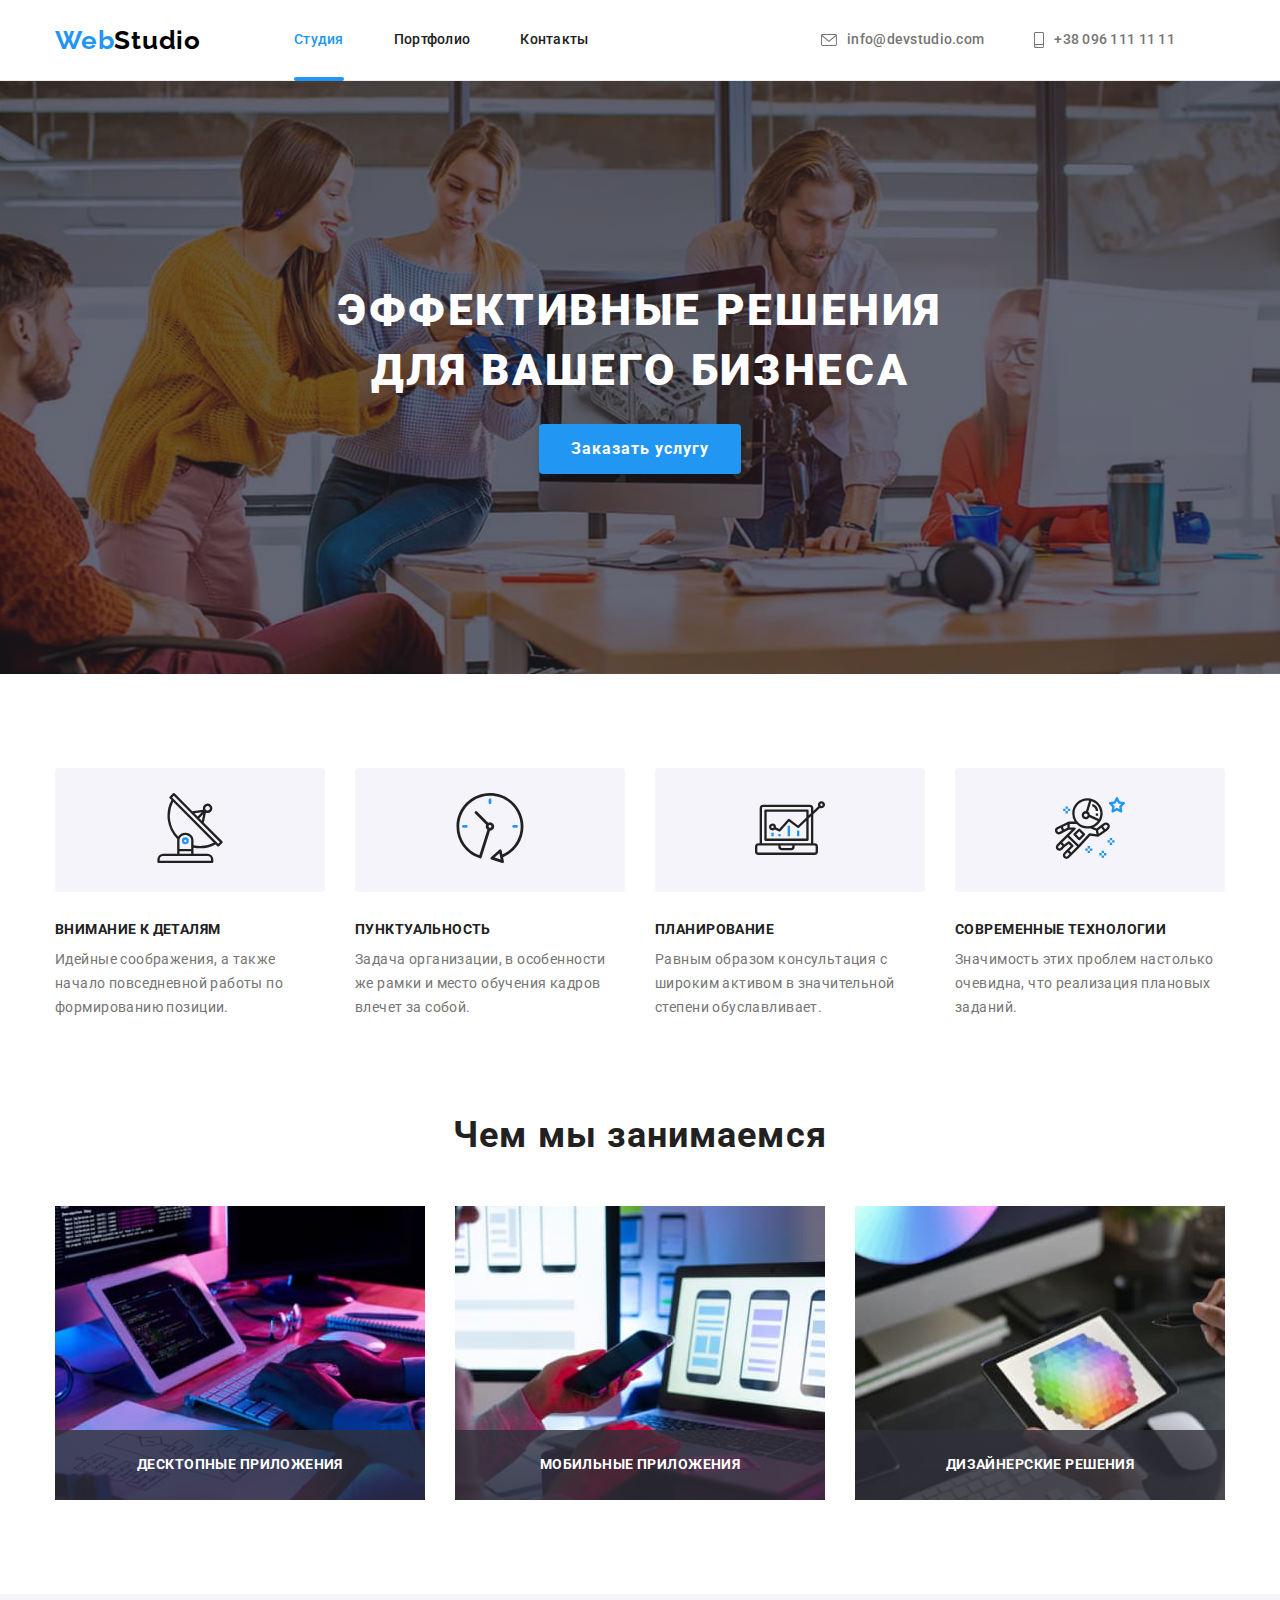
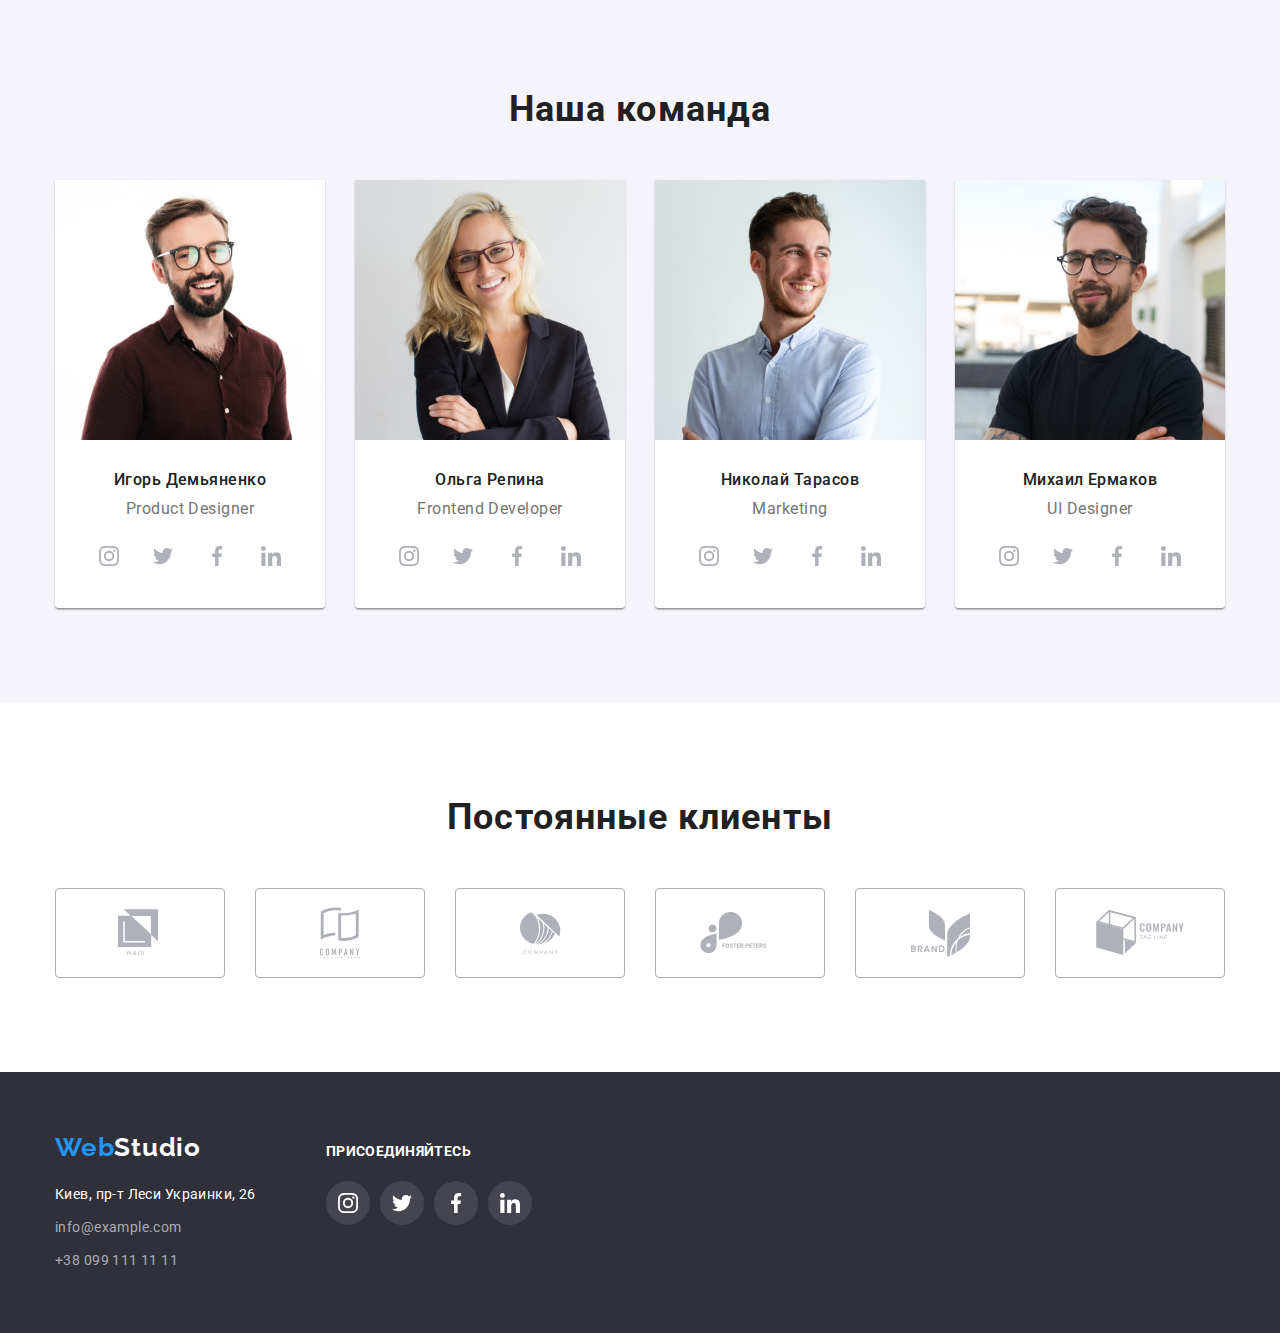
<file: index.html>
<!DOCTYPE html>
<html lang="ru">
  <head>
    <meta charset="UTF-8" />
    <meta name="viewport" content="width=device-width, initial-scale=1.0" />
    <title lang="en">Studio</title>
    <link rel="preconnect" href="https://fonts.gstatic.com" />
    <link
      href="https://fonts.googleapis.com/css2?family=Raleway:wght@700&family=Roboto:wght@400;500;700;900&display=swap"
      rel="stylesheet"
    />
    <link
      rel="stylesheet"
      href="https://cdnjs.cloudflare.com/ajax/libs/modern-normalize/1.0.0/modern-normalize.min.css"
    />
    <link rel="stylesheet" href="./css/styles.css" />
  </head>

  <body>
    <!-- Шапка страницы-->
    <header class="header">
      <div class="container">
        <nav class="site-nav">
          <a href="./index.html" class="logo" lang="en"
            >Web<span class="logo-text">Studio</span></a
          >
          <ul class="site-nav list">
            <li class="site-nav-list-item">
              <a href="./index.html" class="current link">Студия</a>
            </li>
            <li class="site-nav-list-item">
              <a href="./portfolio.html" class="link">Портфолио</a>
            </li>
            <li class="site-nav-list-item">
              <a href="" class="link">Контакты</a>
            </li>
          </ul>
        </nav>
        <address class="header-address">
          <ul class="header-address list">
            <li class="header-address-list-item">
              <a href="mailto:info@devstudio.com" class="link"
                >
                <svg class="mail-icon" width="16" height="12">
                  <use href="./images/icons/sprite.svg#icon-mail"></use>
                </svg>
                info@devstudio.com</a
              >
            </li>
            <li class="header-address-list-item">
              <a href="tel:+380961111111" class="link">
                <svg class="phone-icon" width="10" height="16">
                  <use href="./images/icons/sprite.svg#icon-smartphone"></use>
                </svg>
                +38 096 111 11 11</a>
            </li>
          </ul>
        </address>
      </div>
    </header>

    <main>
      <!--Герой-->
      <section class="hero">
        <div class="container">
          <h1 class="visually-hidden">Промо сайта</h1>
          <p class="hero-text">Эффективные решения для вашего бизнеса</p>
          <button class="button primary" type="button" data-modal-open>Заказать услугу</button>
        </div>
      </section>

      <!--Особенности-->
      <section class="features section">
        <!--<h2>Особенности</h2>-->
        <div class="container">
          <h2 class="visually-hidden">Особенности</h2>
          <ul class="features-list list">
            <li class="feature-list-item">
              <div class="features-icon">
                <svg class="antenna" width="70" height="70">
                  <use href="./images/icons/sprite.svg#icon-antenna"></use>
                </svg>
              </div>
              <h3 class="features-title">Внимание к деталям</h3>
              <p class="features-description">
                Идейные соображения, а также начало повседневной работы по
                формированию позиции.
              </p>
            </li>
            <li class="feature-list-item">
              <div class="features-icon">
                <svg class="clock" width="70" height="70">
                  <use href="./images/icons/sprite.svg#icon-clock"></use>
                </svg>
              </div>
              <h3 class="features-title">Пунктуальность</h3>
              <p class="features-description">
                Задача организации, в особенности же рамки и место обучения
                кадров влечет за собой.
              </p>
            </li>
            <li class="feature-list-item">
              <div class="features-icon">
                <svg class="diagram" width="70" height="70">
                  <use href="./images/icons/sprite.svg#icon-diagram"></use>
                </svg>
              </div>
              <h3 class="features-title">Планирование</h3>
              <p class="features-description">
                Равным образом консультация с широким активом в значительной
                степени обуславливает.
              </p>
            </li>
            <li class="feature-list-item">
              <div class="features-icon">
                <svg class="astronaut" width="70" height="70">
                  <use href="./images/icons/sprite.svg#icon-astronaut"></use>
                </svg>
              </div>
              <h3 class="features-title">Современные технологии</h3>
              <p class="features-description">
                Значимость этих проблем настолько очевидна, что реализация
                плановых заданий.
              </p>
            </li>
          </ul>
        </div>
      </section>

      <!--Чем мы занимаемся-->
      <section class="apps-development section">
        <div class="container">
          <h2 class="section-title">Чем мы занимаемся</h2>
          <ul class="apps-development-list list">
            <li class="apps-development-item">
              <img
                src="./images/about/image1.jpg"
                alt="Разработка десктопных приложений"
                width="370"
                height="294"
              />
              <p class="apps-development-desc">Десктопные приложения</p>
            </li>
            <li class="apps-development-item">
              <img
                src="./images/about/image2.jpg"
                alt="Разработка приложений для мобильных телефонов"
                width="370"
                height="294"
              />
              <p class="apps-development-desc">Мобильные приложения</p>
            </li>
            <li class="apps-development-item">
              <img
                src="./images/about/image3.jpg"
                alt="Разработка приложений для планшетов"
                width="370"
                height="294"
              />
              <p class="apps-development-desc">Дизайнерские решения</p>
            </li>
          </ul>
        </div>
      </section>

      <!--Наша команда-->
      <section class="team section">
        <div class="container">
          <h2 class="section-title">Наша команда</h2>
          <ul class="team-list list">
            <li class="team-list-item">
              <img
                src="./images/team/photo1.jpg"
                alt="Бородатый шатен в очках в коричневой рубашке улыбается"
                width="270"
                height="260"
              />
              <div class="team-list-content-wrapper">
                <h3 class="employee-name">Игорь Демьяненко</h3>
                <p class="position" lang="en">Product Designer</p>
                <ul class="social-links list">
                  <li class="social-links-list-item">
                    <a href="" class="social-links-link">
                      <svg class="social-links-icon">
                        <use href="./images/icons/sprite.svg#icon-instagram"></use>
                      </svg>
                    </a>
                  </li>
                  <li class="social-links-list-item">
                    <a href="" class="social-links-link">
                      <svg class="social-links-icon">
                        <use href="./images/icons/sprite.svg#icon-twitter"></use>
                      </svg>
                    </a>
                  </li>
                  <li class="social-links-list-item">
                    <a href="" class="social-links-link">
                      <svg class="social-links-icon">
                        <use href="./images/icons/sprite.svg#icon-facebook"></use>
                      </svg>
                    </a>
                  </li>
                  <li class="social-links-list-item">
                    <a href="" class="social-links-link">
                      <svg class="social-links-icon">
                        <use href="./images/icons/sprite.svg#icon-linkedin"></use>
                      </svg>
                    </a>
                  </li>
                </ul>
              </div>
            </li>
            <li class="team-list-item">
              <img
                src="./images/team/photo2.jpg"
                alt="Блондинка с длинными волосами в очках в черном пиджаке улыбается"
                width="270"
                height="260"
              />
              <div class="team-list-content-wrapper">
                <h3 class="employee-name">Ольга Репина</h3>
                <p class="position" lang="en">Frontend Developer</p>
                <ul class="social-links list">
                  <li class="social-links-list-item">
                    <a href="" class="social-links-link">
                      <svg class="social-links-icon">
                        <use href="./images/icons/sprite.svg#icon-instagram"></use>
                      </svg>
                    </a>
                  </li>
                  <li class="social-links-list-item">
                    <a href="" class="social-links-link">
                      <svg class="social-links-icon">
                        <use href="./images/icons/sprite.svg#icon-twitter"></use>
                      </svg>
                    </a>
                  </li>
                  <li class="social-links-list-item">
                    <a href="" class="social-links-link">
                      <svg class="social-links-icon">
                        <use href="./images/icons/sprite.svg#icon-facebook"></use>
                      </svg>
                    </a>
                  </li>
                  <li class="social-links-list-item">
                    <a href="" class="social-links-link">
                      <svg class="social-links-icon">
                        <use href="./images/icons/sprite.svg#icon-linkedin"></use>
                      </svg>
                    </a>
                  </li>
                </ul>
              </div>
            </li>
            <li class="team-list-item">
              <img
                src="./images/team/photo3.jpg"
                alt="Русый мужчина в голубой рубашке улыбается"
                width="270"
                height="260"
              />
              <div class="team-list-content-wrapper">
                <h3 class="employee-name">Николай Тарасов</h3>
                <p class="position" lang="en">Marketing</p>
                <ul class="social-links list">
                  <li class="social-links-list-item">
                    <a href="" class="social-links-link">
                      <svg class="social-links-icon">
                        <use href="./images/icons/sprite.svg#icon-instagram"></use>
                      </svg>
                    </a>
                  </li>
                  <li class="social-links-list-item">
                    <a href="" class="social-links-link">
                      <svg class="social-links-icon">
                        <use href="./images/icons/sprite.svg#icon-twitter"></use>
                      </svg>
                    </a>
                  </li>
                  <li class="social-links-list-item">
                    <a href="" class="social-links-link">
                      <svg class="social-links-icon">
                        <use href="./images/icons/sprite.svg#icon-facebook"></use>
                      </svg>
                    </a>
                  </li>
                  <li class="social-links-list-item">
                    <a href="" class="social-links-link">
                      <svg class="social-links-icon">
                        <use href="./images/icons/sprite.svg#icon-linkedin"></use>
                      </svg>
                    </a>
                  </li>
                </ul>
              </div>
            </li>
            <li class="team-list-item">
              <img
                src="./images/team/photo4.jpg"
                alt="Бородатый брюнет в очках в черной футболке улыбается"
                width="270"
                height="260"
              />
              <div class="team-list-content-wrapper">
                <h3 class="employee-name">Михаил Ермаков</h3>
                <p class="position" lang="en">UI Designer</p>
                <ul class="social-links list">
                  <li class="social-links-list-item">
                    <a href="" class="social-links-link">
                      <svg class="social-links-icon">
                        <use href="./images/icons/sprite.svg#icon-instagram"></use>
                      </svg>
                    </a>
                  </li>
                  <li class="social-links-list-item">
                    <a href="" class="social-links-link">
                      <svg class="social-links-icon">
                        <use href="./images/icons/sprite.svg#icon-twitter"></use>
                      </svg>
                    </a>
                  </li>
                  <li class="social-links-list-item">
                    <a href="" class="social-links-link">
                      <svg class="social-links-icon">
                        <use href="./images/icons/sprite.svg#icon-facebook"></use>
                      </svg>
                    </a>
                  </li>
                  <li class="social-links-list-item">
                    <a href="" class="social-links-link">
                      <svg class="social-links-icon">
                        <use href="./images/icons/sprite.svg#icon-linkedin"></use>
                      </svg>
                    </a>
                  </li>
                </ul>
              </div>
            </li>
          </ul>
        </div>
      </section>

      <section class="clients section">
        <h2 class="section-title">Постоянные клиенты</h2>
        <div class="container">
          <ul class="clients-list list">
            <li class="clients-list-item">
              <a href="" class="clients-list-link">
                <svg class="client-icon" width="44.27" height="49.23">
                  <use href="./images/icons/sprite.svg#icon-client-1"></use>
                </svg>
              </a>
            </li>
            <li class="clients-list-item">
              <a href="" class="clients-list-link">
                <svg class="client-icon" width="40" height="52">
                  <use href="./images/icons/sprite.svg#icon-client-2"></use>
                </svg>
              </a>
            </li>
            <li class="clients-list-item">
              <a href="" class="clients-list-link">
                <svg class="client-icon" width="41" height="42.6">
                  <use href="./images/icons/sprite.svg#icon-client-3"></use>
                </svg>
              </a>
            </li>
            <li class="clients-list-item">
              <a href="" class="clients-list-link">
                <svg class="client-icon" width="79.66" height="42.02">
                  <use href="./images/icons/sprite.svg#icon-client-4"></use>
                </svg>
              </a>
            </li>
            <li class="clients-list-item">
              <a href="" class="clients-list-link">
                <svg class="client-icon" width="59" height="47">
                  <use href="./images/icons/sprite.svg#icon-client-5"></use>
                </svg>
              </a>
            </li>
            <li class="clients-list-item">
              <a href="" class="clients-list-link">
                <svg class="client-icon" width="88.48" height="45.44">
                  <use href="./images/icons/sprite.svg#icon-client-6"></use>
                </svg>
              </a>
            </li>
          </ul>
      </div>
      </section>
    </main>

    <!--Подвал страницы-->
    <footer class="footer">
      <div class="container">
        <div class="contacts">
          <a href="./index.html" class="logo" lang="en"
            >Web<span class="logo-footer">Studio</span></a
          >
          <address class="footer-address">
            <ul class="footer-address list">
              <li class="footer-address-item">
                <a
                  class="footer-address-link"
                  href="https://goo.gl/maps/MT652eEoBxCUqBkD8"
                  target="_blank"
                  >Киев, пр-т Леси Украинки, 26</a
                >
              </li>
              <li class="footer-address-item">
                <a class="mail-link" href="mailto:info@example.com"
                  >info@example.com</a
                >
              </li>
              <li class="footer-address-item">
                <a class="tel-link" href="tel:+380991111111">+38 099 111 11 11</a>
              </li>
            </ul>
          </address>
        </div>
        <div class="footer-center">
          <b class="call-to-action">присоединяйтесь</b>
          <ul class="social-links list">
            <li class="social-links-list-item">
              <a href="" class="social-links-link">
                <svg class="social-links-icon">
                  <use href="./images/icons/sprite.svg#icon-instagram"></use>
                </svg>
              </a>
            </li>
            <li class="social-links-list-item">
              <a href="" class="social-links-link">
                <svg class="social-links-icon">
                  <use href="./images/icons/sprite.svg#icon-twitter"></use>
                </svg>
              </a>
            </li>
            <li class="social-links-list-item">
              <a href="" class="social-links-link">
                <svg class="social-links-icon">
                  <use href="./images/icons/sprite.svg#icon-facebook"></use>
                </svg>
              </a>
            </li>
            <li class="social-links-list-item">
              <a href="" class="social-links-link">
                <svg class="social-links-icon">
                  <use href="./images/icons/sprite.svg#icon-linkedin"></use>
                </svg>
              </a>
            </li>
          </ul>
        </div>
      </div>
    </footer>

    <div class="backdrop is-hidden" data-modal>
      <div class="modal">
        <button class="close-button" type="button" data-modal-close>
          <svg class="close-icon" width="18" height="18">
            <use href="./images/icons/sprite.svg#icon-close"></use>
            </svg>
        </button>
      </div>
    </div>

    <script src="./js/modal.js"></script>
  </body>
</html>
</file>
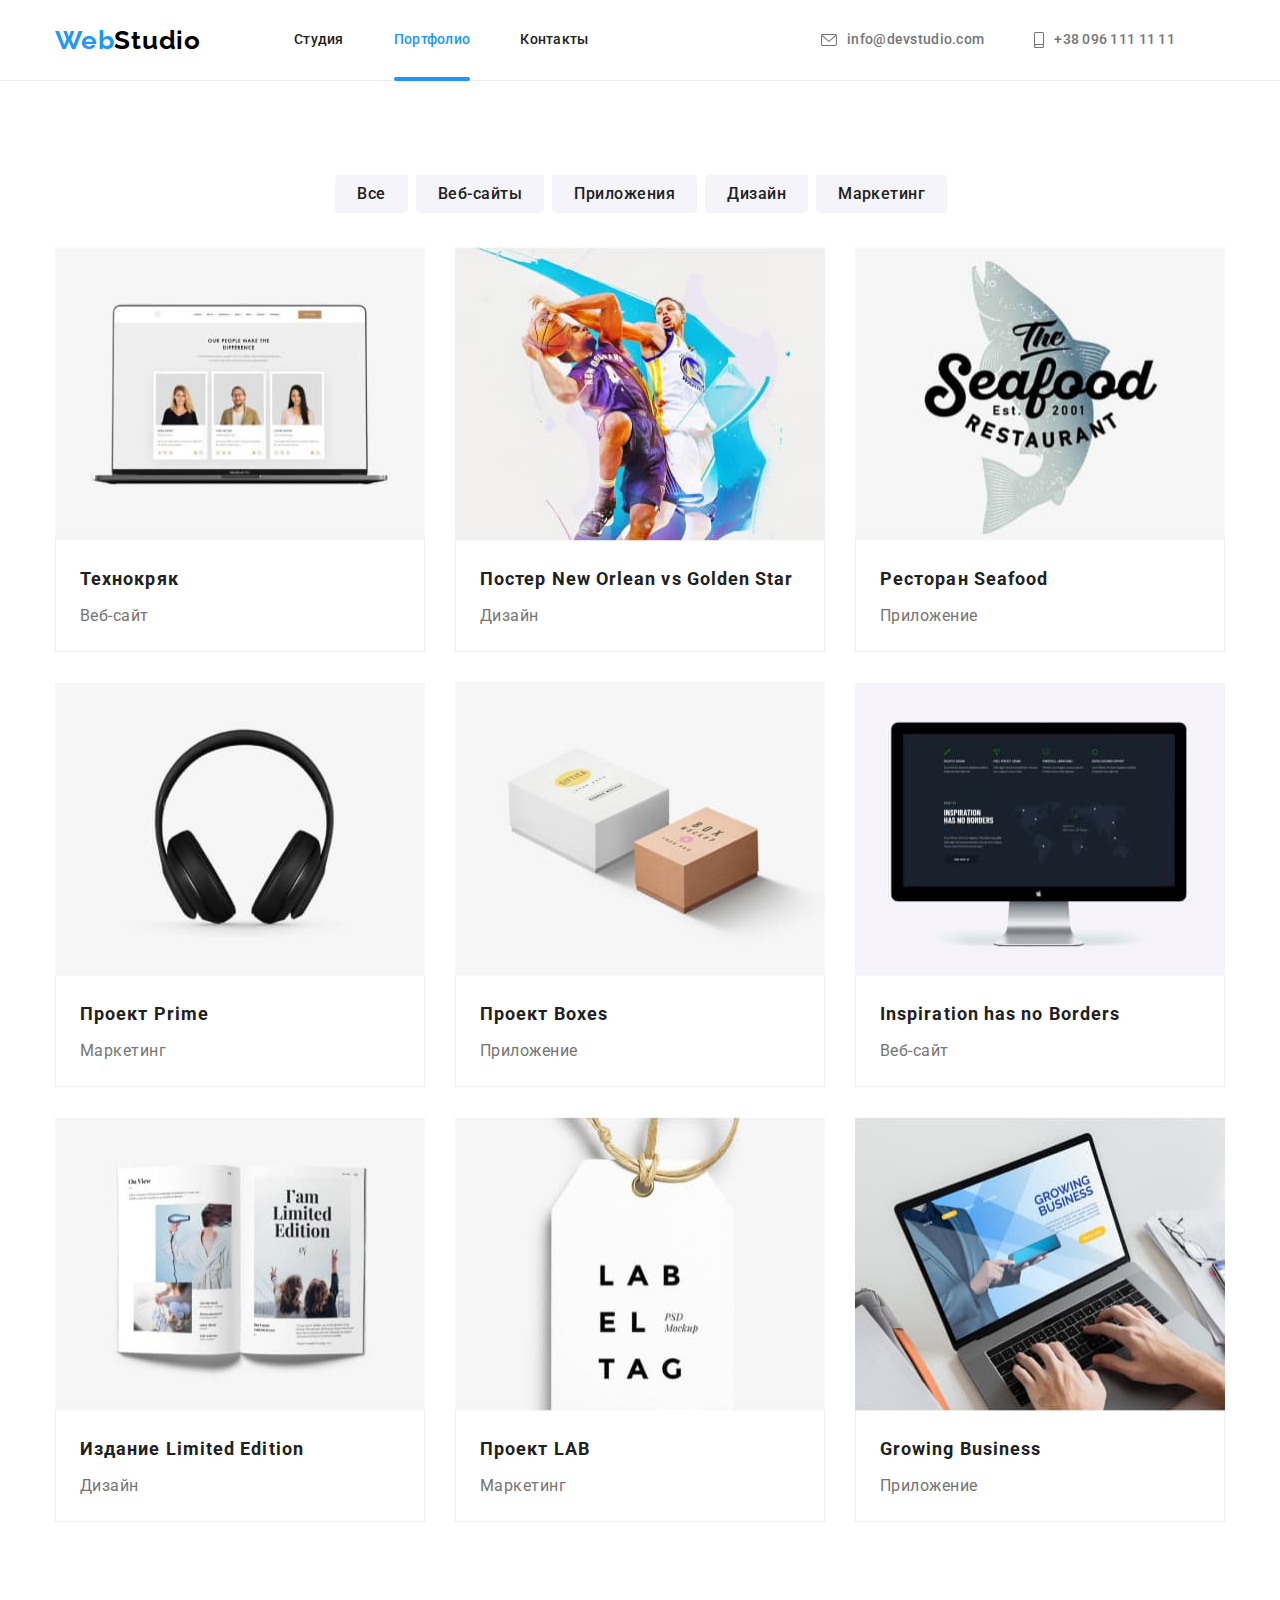
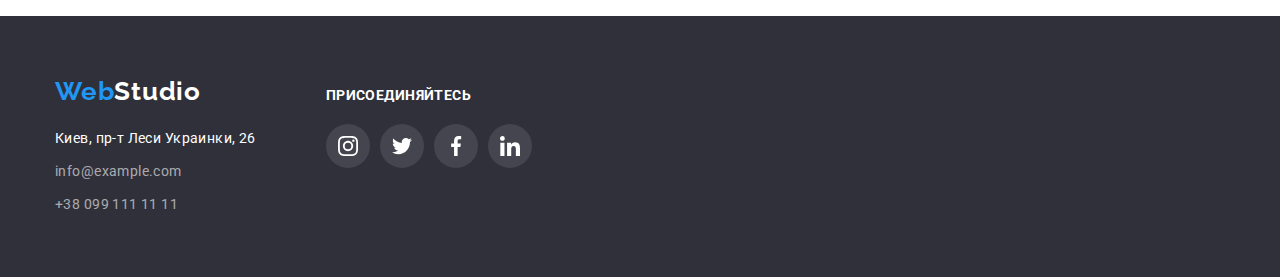
<file: portfolio.html>
<!DOCTYPE html>
<html lang="ru">
  <head>
    <meta charset="UTF-8" />
    <meta name="viewport" content="width=device-width, initial-scale=1.0" />
    <title lang="en">Portfolio</title>
    <link rel="preconnect" href="https://fonts.gstatic.com" />
    <link
      href="https://fonts.googleapis.com/css2?family=Raleway:wght@700&family=Roboto:wght@400;500;700;900&display=swap"
      rel="stylesheet"
    />
    <link
      rel="stylesheet"
      href="https://cdnjs.cloudflare.com/ajax/libs/modern-normalize/1.0.0/modern-normalize.min.css"
    />
    <link rel="stylesheet" href="./css/styles.css" />
  </head>

  <body>
    <!-- Шапка страницы-->
    <header class="header">
      <div class="container">
        <nav class="site-nav">
          <a href="./index.html" class="logo" lang="en"
            >Web<span class="logo-text">Studio</span></a
          >
          <ul class="site-nav list">
            <li class="site-nav-list-item">
              <a href="./index.html" class="link">Студия</a>
            </li>
            <li class="site-nav-list-item">
              <a href="./portfolio.html" class="current link">Портфолио</a>
            </li>
            <li class="site-nav-list-item">
              <a href="" class="link">Контакты</a>
            </li>
          </ul>
        </nav>
        <address class="header-address">
          <ul class="header-address list">
            <li class="header-address-list-item">
              <a href="mailto:info@devstudio.com" class="link">
                <svg class="mail-icon" width="16" height="12">
                  <use href="./images/icons/sprite.svg#icon-mail"></use>
                </svg>
                info@devstudio.com</a
              >
            </li>
            <li class="header-address-list-item">
              <a href="tel:+380961111111" class="link">
                <svg class="phone-icon" width="10" height="16">
                  <use href="./images/icons/sprite.svg#icon-smartphone"></use>
                </svg>
                +38 096 111 11 11</a
              >
            </li>
          </ul>
        </address>
      </div>
    </header>

    <!-- Проекты -->
    <main>
      <section class="projects section">
        <!-- <h1>Проекты</h1> -->
        <h1 class="visually-hidden">Проекты</h1>
        <div class="filters container">
          <ul class="filters-list list">
            <li class="filters-list-item">
              <button class="button secondary" type="button">Все</button>
            </li>
            <li class="filters-list-item">
              <button class="button secondary" type="button">Веб-сайты</button>
            </li>
            <li class="filters-list-item">
              <button class="button secondary" type="button">Приложения</button>
            </li>
            <li class="filters-list-item">
              <button class="button secondary" type="button">Дизайн</button>
            </li>
            <li class="filters-list-item">
              <button class="button secondary" type="button">Маркетинг</button>
            </li>
          </ul>
        </div>
        <div class="projects-types container">
          <ul class="projects-types list">
            <li class="projects-types-item">
              <a class="projects-types-link" href="">
                <div class="projects-img-wrapper">
                  <img
                    src="./images/portfolio/img-1.jpg"
                    alt="Три карточки с контактными данными разных людей на странице сайта"
                    width="370"
                    height="294"
                  />
                  <p class="overlay">
                    Технокряк это современная площадка распространения
                    коронавируса. Компании используют эту платформу для
                    цифрового шпионажа и атак на защищённые сервера конкурентов.
                  </p>
                </div>
                <div class="card">
                  <h2 class="projects-type">Технокряк</h2>
                  <p class="projects-description">Веб-сайт</p>
                </div>
              </a>
            </li>
            <li class="projects-types-item">
              <a class="projects-types-link" href="">
                <div class="projects-img-wrapper">
                  <img
                    src="./images/portfolio/img-2.jpg"
                    alt="Постер с изображением двух баскетболистов в прыжке"
                    width="370"
                    height="294"
                  />
                  <p class="overlay">
                    Технокряк это современная площадка распространения
                    коронавируса. Компании используют эту платформу для
                    цифрового шпионажа и атак на защищённые сервера конкурентов.
                  </p>
                </div>
                <div class="card">
                  <h2 class="projects-type">
                    Постер New Orlean vs Golden Star
                  </h2>
                  <p class="projects-description">Дизайн</p>
                </div>
              </a>
            </li>
            <li class="projects-types-item">
              <a class="projects-types-link" href="">
                <div class="projects-img-wrapper">
                  <img
                    src="./images/portfolio/img-3.jpg"
                    alt="Логотип ресторана в виде лосося"
                    width="370"
                    height="294"
                  />
                  <p class="overlay">
                    Технокряк это современная площадка распространения
                    коронавируса. Компании используют эту платформу для
                    цифрового шпионажа и атак на защищённые сервера конкурентов.
                  </p>
                </div>
                <div class="card">
                  <h2 class="projects-type">Ресторан Seafood</h2>
                  <p class="projects-description">Приложение</p>
                </div>
              </a>
            </li>
            <li class="projects-types-item">
              <a class="projects-types-link" href="">
                <div class="projects-img-wrapper">
                  <img
                    src="./images/portfolio/img-4.jpg"
                    alt="Черные большие беспроводные наушники"
                    width="370"
                    height="294"
                  />
                  <p class="overlay">
                    Технокряк это современная площадка распространения
                    коронавируса. Компании используют эту платформу для
                    цифрового шпионажа и атак на защищённые сервера конкурентов.
                  </p>
                </div>
                <div class="card">
                  <h2 class="projects-type">Проект Prime</h2>
                  <p class="projects-description">Маркетинг</p>
                </div>
              </a>
            </li>
            <li class="projects-types-item">
              <a class="projects-types-link" href="">
                <div class="projects-img-wrapper">
                  <img
                    src="./images/portfolio/img-5.jpg"
                    alt="Белая и бежевая небольшие коробки"
                    width="370"
                    height="294"
                  />
                  <p class="overlay">
                    Технокряк это современная площадка распространения
                    коронавируса. Компании используют эту платформу для
                    цифрового шпионажа и атак на защищённые сервера конкурентов.
                  </p>
                </div>
                <div class="card">
                  <h2 class="projects-type">Проект Boxes</h2>
                  <p class="projects-description">Приложение</p>
                </div>
              </a>
            </li>
            <li class="projects-types-item">
              <a class="projects-types-link" href="">
                <div class="projects-img-wrapper">
                  <img
                    src="./images/portfolio/img-6.jpg"
                    alt="Черная страница сайта с картой мира"
                    width="370"
                    height="294"
                  />
                  <p class="overlay">
                    Технокряк это современная площадка распространения
                    коронавируса. Компании используют эту платформу для
                    цифрового шпионажа и атак на защищённые сервера конкурентов.
                  </p>
                </div>
                <div class="card">
                  <h2 class="projects-type">Inspiration has no Borders</h2>
                  <p class="projects-description">Веб-сайт</p>
                </div>
              </a>
            </li>
            <li class="projects-types-item">
              <a class="projects-types-link" href="">
                <div class="projects-img-wrapper">
                  <img
                    src="./images/portfolio/img-7.jpg"
                    alt="Открытый журнал со статьями для женщин"
                    width="370"
                    height="294"
                  />
                  <p class="overlay">
                    Технокряк это современная площадка распространения
                    коронавируса. Компании используют эту платформу для
                    цифрового шпионажа и атак на защищённые сервера конкурентов.
                  </p>
                </div>
                <div class="card">
                  <h2 class="projects-type">Издание Limited Edition</h2>
                  <p class="projects-description">Дизайн</p>
                </div>
              </a>
            </li>
            <li class="projects-types-item">
              <a class="projects-types-link" href="">
                <div class="projects-img-wrapper">
                  <img
                    src="./images/portfolio/img-8.jpg"
                    alt="Белая бирка с черным текстом"
                    width="370"
                    height="294"
                  />
                  <p class="overlay">
                    Технокряк это современная площадка распространения
                    коронавируса. Компании используют эту платформу для
                    цифрового шпионажа и атак на защищённые сервера конкурентов.
                  </p>
                </div>
                <div class="card">
                  <h2 class="projects-type">Проект LAB</h2>
                  <p class="projects-description">Маркетинг</p>
                </div>
              </a>
            </li>
            <li class="projects-types-item">
              <a class="projects-types-link" href="">
                <div class="projects-img-wrapper">
                  <img
                    src="./images/portfolio/img-9.jpg"
                    alt="Человек печатает"
                    width="370"
                    height="294"
                  />
                  <p class="overlay">
                    Технокряк это современная площадка распространения
                    коронавируса. Компании используют эту платформу для
                    цифрового шпионажа и атак на защищённые сервера конкурентов.
                  </p>
                </div>
                <div class="card">
                  <h2 class="projects-type">Growing Business</h2>
                  <p class="projects-description">Приложение</p>
                </div>
              </a>
            </li>
          </ul>
        </div>
      </section>
    </main>

    <!--Подвал страницы-->
    <footer class="footer">
      <div class="container">
        <div class="contacts">
          <a href="./index.html" class="logo" lang="en"
            >Web<span class="logo-footer">Studio</span></a
          >
          <address class="footer-address">
            <ul class="footer-address list">
              <li class="footer-address-item">
                <a
                  class="footer-address-link"
                  href="https://goo.gl/maps/MT652eEoBxCUqBkD8"
                  target="_blank"
                  >Киев, пр-т Леси Украинки, 26</a
                >
              </li>
              <li class="footer-address-item">
                <a class="mail-link" href="mailto:info@example.com"
                  >info@example.com</a
                >
              </li>
              <li class="footer-address-item">
                <a class="tel-link" href="tel:+380991111111"
                  >+38 099 111 11 11</a
                >
              </li>
            </ul>
          </address>
        </div>
        <div class="footer-center">
          <b class="call-to-action">присоединяйтесь</b>
          <ul class="social-links list">
            <li class="social-links-list-item">
              <a href="" class="social-links-link">
                <svg class="social-links-icon">
                  <use href="./images/icons/sprite.svg#icon-instagram"></use>
                </svg>
              </a>
            </li>
            <li class="social-links-list-item">
              <a href="" class="social-links-link">
                <svg class="social-links-icon">
                  <use href="./images/icons/sprite.svg#icon-twitter"></use>
                </svg>
              </a>
            </li>
            <li class="social-links-list-item">
              <a href="" class="social-links-link">
                <svg class="social-links-icon">
                  <use href="./images/icons/sprite.svg#icon-facebook"></use>
                </svg>
              </a>
            </li>
            <li class="social-links-list-item">
              <a href="" class="social-links-link">
                <svg class="social-links-icon">
                  <use href="./images/icons/sprite.svg#icon-linkedin"></use>
                </svg>
              </a>
            </li>
          </ul>
        </div>
      </div>
    </footer>
  </body>
</html>
</file>
<file: css/styles.css>
:root {
  --primary-text-color: #212121;
  --primary-white-color: #ffffff;
  --accent-color: #2196f3;
  --secondary-text-color: #757575;
  --secondary-accent-color: #000000;
  --secondary-bg-color: #f5f4fa;
  --auxilliary-bg-color: #e5e5e5;
  --social-links-bg: #afb1b8;

  --main-font: Roboto, san-serif;
  --secondary-font: Raleway, san-serif;
}

/* Палитра цветов */

/* основной цвет текста #212121; */

/* вторичный цвет текста #757575; */

/* основной акцент #2196F3; */

/* вторичный акцент #000000; */

/* основной цвет фона #FFFFFF; */

/* вторичный цвет фона #F5F4FA; */

/* цвет фона героя и футера #2F303A; */

/* цвет текста адреса в футете rgba(255, 255, 255, 0.6); */

/* дополнительный цвет фона в карточке #E5E5E5 */

/* цвет фона части карточки с проектами #EEEEEE; */

/* цвет фона иконки соцсетей #AFB1B8 */

/* цвет фона иконки соцсетей в футере rgba(255, 255, 255, 0.1); */

*,
*::before,
*::after {
  box-sizing: border-box;
}

body {
  background-color: var(--primary-white-color);
  color: var(--primary-text-color);

  font-family: var(--main-font);
}

.list {
  list-style: none;
}

h1,
h2,
h3 {
  margin: 0;
}

ul {
  margin: 0;
  padding: 0;
}

p {
  margin: 0;
}

img {
  display: block;
  max-width: 100%;
  /* height: auto; */
}

.container {
  width: 1200px;
  padding-left: 15px;
  padding-right: 15px;
  margin: 0 auto;
}

.visually-hidden {
  position: absolute;
  width: 1px;
  height: 1px;
  margin: -1px;
  border: 0;
  padding: 0;

  white-space: nowrap;
  clip-path: inset(100%);
  clip: rect(0 0 0 0);
  overflow: hidden;
}

/* Header*/
.header .container {
  display: flex;
  align-items: center;
}

.header {
  border-bottom: 1px solid #ececec;
}

.header-address {
  display: flex;
  align-items: center;
}

.header .header-address {
  margin-left: auto;
}

.header-address-list-item {
  margin-right: 50px;
}

.current.link {
  position: relative;
}

.current.link::after {
  position: absolute;
  bottom: -1px;
  content: "";
  width: 100%;
  height: 4px;
  background-color: var(--accent-color);
  border-radius: 2px;
}

/* Button */
.button.primary {
  display: flex;
  border: none;
  border-radius: 4px;
  padding: 10px 32px;
  min-width: 200px;
  max-height: 50px;
  color: var(--primary-white-color);
  background-color: var(--accent-color);

  font-weight: 700;
  font-size: 16px;
  line-height: 1.88;
  align-items: center;
  text-align: center;
  letter-spacing: 0.06em;
  cursor: pointer;

  box-shadow: 0px 4px 4px rgba(0, 0, 0, 0.15);
}

.button.secondary {
  color: var(--primary-text-color);
  background-color: var(--secondary-bg-color);
  border: none;

  font-weight: 500;
  font-size: 16px;
  line-height: 1.63;
  text-align: center;
  letter-spacing: 0.03em;
  cursor: pointer;
  border-radius: 4px;
  padding: 6px 22px;
  min-width: 73px;

  transition: all 250ms cubic-bezier(0.4, 0, 0.2, 1);
}

.button.secondary:hover,
.button.secondary:focus {
  color: var(--primary-white-color);
  background-color: var(--accent-color);

  box-shadow: 0px 3px 1px rgba(0, 0, 0, 0.1), 0px 1px 2px rgba(0, 0, 0, 0.08),
    0px 2px 2px rgba(0, 0, 0, 0.12);
}

/* Logo group */
.logo {
  color: var(--accent-color);

  font-family: var(--secondary-font);
  font-weight: 700;
  font-size: 26px;
  line-height: 1.19;
  letter-spacing: 0.03em;

  text-decoration: none;
}

.header .logo {
  margin-right: 93px;
}

.logo-text {
  color: var(--secondary-accent-color);

  transition: color 250ms cubic-bezier(0.4, 0, 0.2, 1);
}

.logo-footer {
  color: var(--primary-white-color);
}

.site-nav .logo-text:hover,
.site-nav .logo-text:focus {
  color: var(--accent-color);
}

/* Site nav */
.site-nav {
  display: flex;
  align-items: center;
}

.site-nav-list-item:not(:last-child) {
  margin-right: 50px;
}

.site-nav a:hover,
.site-nav a:focus {
  color: var(--accent-color);
}

.site-nav .link:hover,
.site-nav .link:focus {
  color: var(--accent-color);
}

.site-nav.list a,
.header-address .link {
  display: flex;
  align-items: center;
  padding-top: 32px;
  padding-bottom: 32px;
  color: var(--primary-text-color);
  background-color: var(--primary-white-color);

  font-family: var(--main-font);
  font-style: normal;
  font-weight: 500;
  font-size: 14px;
  line-height: 1.14;
  letter-spacing: 0.02em;

  text-decoration: none;
  transition: color 250ms cubic-bezier(0.4, 0, 0.2, 1);
}

.site-nav .current.link {
  color: var(--accent-color);
}

.header-address .link:hover,
.header-address .link:focus {
  color: var(--accent-color);
}

.header-address .link {
  color: var(--secondary-text-color);
}

.mail-icon {
  fill: currentColor;
  margin-right: 10px;
}

.mail-icon:hover,
.mail-icon:focus {
  fill: var(--accent-color);
}

.phone-icon {
  fill: currentColor;
  margin-right: 10px;
}

.mail-icon:hover,
.mail-icon:focus {
  fill: var(--accent-color);
}

/* Hero */
.hero .container {
  display: flex;
  padding: 200px 452px;
  flex-wrap: wrap;
  justify-content: center;
  align-items: center;
}

.hero {
  max-width: 1600px;
  margin-left: auto;
  margin-right: auto;
  background-image: linear-gradient(
      rgba(47, 48, 58, 0.4),
      rgba(47, 48, 58, 0.4)
    ),
    url(../images/hero/bg-hero.jpg);
  background-repeat: no-repeat;
  background-size: cover;
  /* background-size: 1600px 600px; */
  background-position: center;
  background-color: #2f303a;
}

.hero .hero-text {
  color: var(--primary-white-color);

  font-weight: 900;
  font-size: 44px;
  line-height: 1.36;
  text-align: center;
  letter-spacing: 0.06em;
  text-transform: uppercase;
  min-width: 696px;
  margin-bottom: 23px;
}

/* Features */
.features .container {
  display: flex;
}

.features-list {
  display: flex;
  flex-wrap: wrap;
}

.feature-list-item {
  min-width: 270px;
}

.feature-list-item:not(:last-child) {
  margin-right: 30px;
}

.features.section {
  background-color: var(--primary-white-color);
}

.features-title {
  color: var(--primary-text-color);

  font-weight: 700;
  font-size: 14px;
  line-height: 1.14;
  letter-spacing: 0.03em;
  text-transform: uppercase;
  margin-bottom: 10px;
}

.features-description {
  color: var(--secondary-text-color);
  background-color: var(--primary-white-color);

  width: 270px;

  font-weight: 400;
  font-size: 14px;
  line-height: 1.71;
  letter-spacing: 0.03em;
}

.features-icon {
  display: block;
  padding: 25px 100px;
  margin-bottom: 30px;
  text-align: center;
  background-color: var(--secondary-bg-color);
  border-radius: 4px;
}

/* Apps development */

.apps-development.section {
  background-color: var(--primary-white-color);
}

.section {
  padding-top: 94px;
  padding-bottom: 94px;
}

.section-title {
  color: var(--primary-text-color);
  background-color: var(--primary-white-color);

  font-weight: 700;
  font-size: 36px;
  line-height: 1.17;
  text-align: center;
  letter-spacing: 0.03em;
  margin-bottom: 50px;
}

.apps-development-list {
  display: flex;
}

.apps-development-item:not(:last-child) {
  margin-right: 30px;
}

.apps-development.section {
  padding-top: 0;
}

.apps-development-item {
  position: relative;
}

.apps-development-desc {
  position: absolute;
  width: 100%;
  max-height: 70px;
  bottom: 0;
  padding-top: 27px;
  padding-bottom: 27px;

  font-weight: 700;
  font-size: 14px;
  line-height: 1.14;
  text-align: center;
  letter-spacing: 0.03em;
  text-transform: uppercase;
  color: var(--primary-white-color);
  background-color: rgba(47, 48, 58, 0.8);
}

/* Our team */
.team.section {
  background-color: var(--secondary-bg-color);
}

.team-list.list {
  display: flex;
  justify-content: space-between;
  background-color: var(--secondary-bg-color);
}

.team.section .section-title {
  background-color: var(--secondary-bg-color);
}

.employee-name {
  color: var(--primary-text-color);

  font-weight: 500;
  font-size: 16px;
  line-height: 1.19;
  text-align: center;
  letter-spacing: 0.03em;
  margin-bottom: 10px;
}

.position {
  color: var(--secondary-text-color);
  background-color: var(--primary-white-color);

  font-weight: 400;
  font-size: 16px;
  line-height: 1.19;
  text-align: center;
  letter-spacing: 0.03em;
  margin-bottom: 16px;
}

.team-list-content-wrapper {
  min-width: 270px;
  padding-top: 30px;
  padding-bottom: 30px;
  padding-left: 32px;
  padding-right: 32px;
  background-color: var(--primary-white-color);
  border-radius: 0px 0px 4px 4px;
}

.team-list-item {
  min-width: 270px;
  background-color: var(--secondary-bg-color);
  box-shadow: 0px 1px 3px rgba(0, 0, 0, 0.12), 0px 1px 1px rgba(0, 0, 0, 0.14),
    0px 2px 1px rgba(0, 0, 0, 0.2);
  border-radius: 0px 0px 4px 4px;
}

.social-links.list {
  display: flex;
  justify-content: space-between;
}

.social-links-link {
  display: flex;
  justify-content: center;
  align-items: center;
  width: 44px;
  height: 44px;
  background-color: var(--primary-white-color);
  border-radius: 50%;

  transition: background-color 250ms cubic-bezier(0.4, 0, 0.2, 1);
}

.social-links-icon {
  width: 20px;
  height: 20px;
  fill: var(--social-links-bg);

  transition: fill 250ms cubic-bezier(0.4, 0, 0.2, 1);
}

.social-links-link:hover,
.social-links-link:focus {
  background-color: var(--accent-color);
}

.social-links-link:hover .social-links-icon,
.social-links-link:focus .social-links-icon {
  fill: var(--primary-white-color);
}

/* Clients */
.clients-list.list {
  display: flex;
  justify-content: space-between;
}

.clients-list-item a {
  display: flex;
  justify-content: center;
  align-items: center;
  width: 170px;
  height: 90px;
  border: 1px solid var(--social-links-bg);
  border-radius: 4px;
  fill: var(--social-links-bg);
}

.clients-list-link {
  transition: border-color 250ms cubic-bezier(0.4, 0, 0.2, 1);
}

.client-icon {
  transition: fill 250ms cubic-bezier(0.4, 0, 0.2, 1);
}

.clients-list-link:hover,
.clients-list-link:focus {
  border-color: var(--accent-color);
}

.clients-list-link:hover .client-icon,
.clients-list-link:focus .client-icon {
  fill: var(--accent-color);
}

/* Footer */
.footer {
  margin-left: auto;
  margin-right: auto;
  background-color: #2f303a;
}

.footer .container {
  display: flex;
  justify-content: start;
  align-items: baseline;
  padding-top: 60px;
  padding-bottom: 60px;
}

.footer-address-list {
  display: flex;
  flex-direction: column;
}

.contacts .logo {
  display: block;
  margin-bottom: 20px;
}

.footer-address-item:not(:last-child) {
  margin-bottom: 9px;
}

.footer .contacts {
  margin-right: 70px;
}

.footer a:hover,
.footer a:focus {
  color: var(--accent-color);
}

/* .footer-address {
  margin-top: 20px;
} */

.footer-address a {
  text-decoration: none;
  transition: color 250ms cubic-bezier(0.4, 0, 0.2, 1);
}

.footer-address-link {
  color: var(--primary-white-color);

  font-style: normal;
  font-weight: 400;
  font-size: 14px;
  line-height: 1.71;
  letter-spacing: 0.03em;
}

.mail-link,
.tel-link {
  color: rgba(255, 255, 255, 0.6);

  font-style: normal;
  font-weight: 400;
  font-size: 14px;
  line-height: 1.71;
  letter-spacing: 0.03em;
}

.call-to-action {
  font-weight: 700;
  font-size: 14px;
  line-height: 1.14;
  letter-spacing: 0.03em;
  text-transform: uppercase;
  color: var(--primary-white-color);
}

.footer .social-links-icon {
  width: 20px;
  height: 20px;
  fill: var(--primary-white-color);
}

.footer .social-links-link {
  background-color: rgba(255, 255, 255, 0.1);
  margin-top: 20px;
}

.footer .social-links-link:hover,
.footer .social-links-link:focus {
  background-color: var(--accent-color);
}

.footer-center {
  display: block;
  width: 206px;
}

/* Projects */

.filters.container {
  display: flex;
}

.filters-list.list {
  display: flex;
  justify-content: center;
  margin-left: 280px;
  margin-bottom: 34px;
}

.filters-list-item:not(:last-child) {
  margin-right: 8px;
}

.projects {
  background-color: var(--primary-white-color);
}

.projects-types.container {
  display: flex;
  margin-left: auto;
  margin-right: auto;
  max-width: 1200px;
}

.projects-types.list {
  display: flex;
  flex-wrap: wrap;
  margin-left: -30px;
  margin-top: -30px;
  padding: 0;
  list-style: none;
}

.projects-types-item {
  display: flex;
  margin-left: 30px;
  margin-top: 30px;
  flex-basis: calc(100% / 3 - 30px);
}

.projects-type {
  color: var(--primary-text-color);
  background-color: var(--primary-white-color);

  font-weight: 700;
  font-size: 18px;
  line-height: 2;
  letter-spacing: 0.06em;
  margin-bottom: 4px;
}

.projects-types-link {
  display: block;
  text-decoration: none;
}

.projects-description {
  color: var(--secondary-text-color);
  background-color: var(--primary-white-color);

  font-weight: 400;
  font-size: 16px;
  line-height: 1.87;
  letter-spacing: 0.03em;
}

.card {
  width: 370px;
  padding: 20px 24px;
  border-left: 1px solid #eeeeee;
  border-right: 1px solid #eeeeee;
  border-bottom: 1px solid #eeeeee;
}

.projects-types-link:hover,
.projects-types-link:focus {
  box-shadow: 0px 1px 1px rgba(0, 0, 0, 0.12), 0px 4px 4px rgba(0, 0, 0, 0.06),
    1px 4px 6px rgba(0, 0, 0, 0.16);
}

.overlay {
  position: absolute;
  top: 0;
  left: 0;
  width: 100%;
  height: 100%;

  font-style: normal;
  font-weight: 400;
  font-size: 18px;
  line-height: 1.56;
  letter-spacing: 0.03em;
  color: var(--primary-white-color);
  background-color: rgba(33, 150, 243, 0.9);
  padding: 63px 24px;

  transition: transform 250ms linear;
  transform: translateY(100%);

  opacity: 0;
  visibility: hidden;
  pointer-events: none;
}

.projects-types-link:hover .overlay,
.projects-types-link:focus .overlay {
  transform: translateY(0%);

  opacity: 1;
  visibility: visible;
  pointer-events: auto;
}

.projects-img-wrapper {
  position: relative;
  overflow: hidden;
}

/* Modal window */
.backdrop {
  position: fixed;
  top: 0;
  left: 0;
  width: 100%;
  height: 100%;
  background-color: rgba(0, 0, 0, 0.2);

  transition: all 250ms linear;
}

.backdrop.is-hidden {
  transition: all 250ms linear 250ms;
}

.backdrop.is-hidden .modal {
  transform: translate(-50%, -50%) scale(0);
  transition: transform 250ms linear 0ms;
}

.modal {
  position: absolute;
  z-index: 100;
  top: 50%;
  left: 50%;
  transform: translate(-50%, -50%) scale(1);

  width: 528px;
  min-height: 581px;

  background-color: var(--primary-white-color);
  box-shadow: 0px 1px 3px rgba(0, 0, 0, 0.12), 0px 1px 1px rgba(0, 0, 0, 0.14),
    0px 2px 1px rgba(0, 0, 0, 0.2);
  border-radius: 4px;

  transition: transform 250ms linear 250ms;
}

.close-button {
  position: absolute;
  top: 8px;
  right: 8px;

  padding: 0;
  display: flex;
  justify-content: center;
  align-items: center;
  width: 30px;
  height: 30px;
  border: 1px solid rgba(0, 0, 0, 0.1);
  border-radius: 50%;
  background-color: var(--primary-white-color);
  cursor: pointer;
}

.is-hidden {
  visibility: hidden;
  opacity: 0;
  pointer-events: none;
}
</file>
